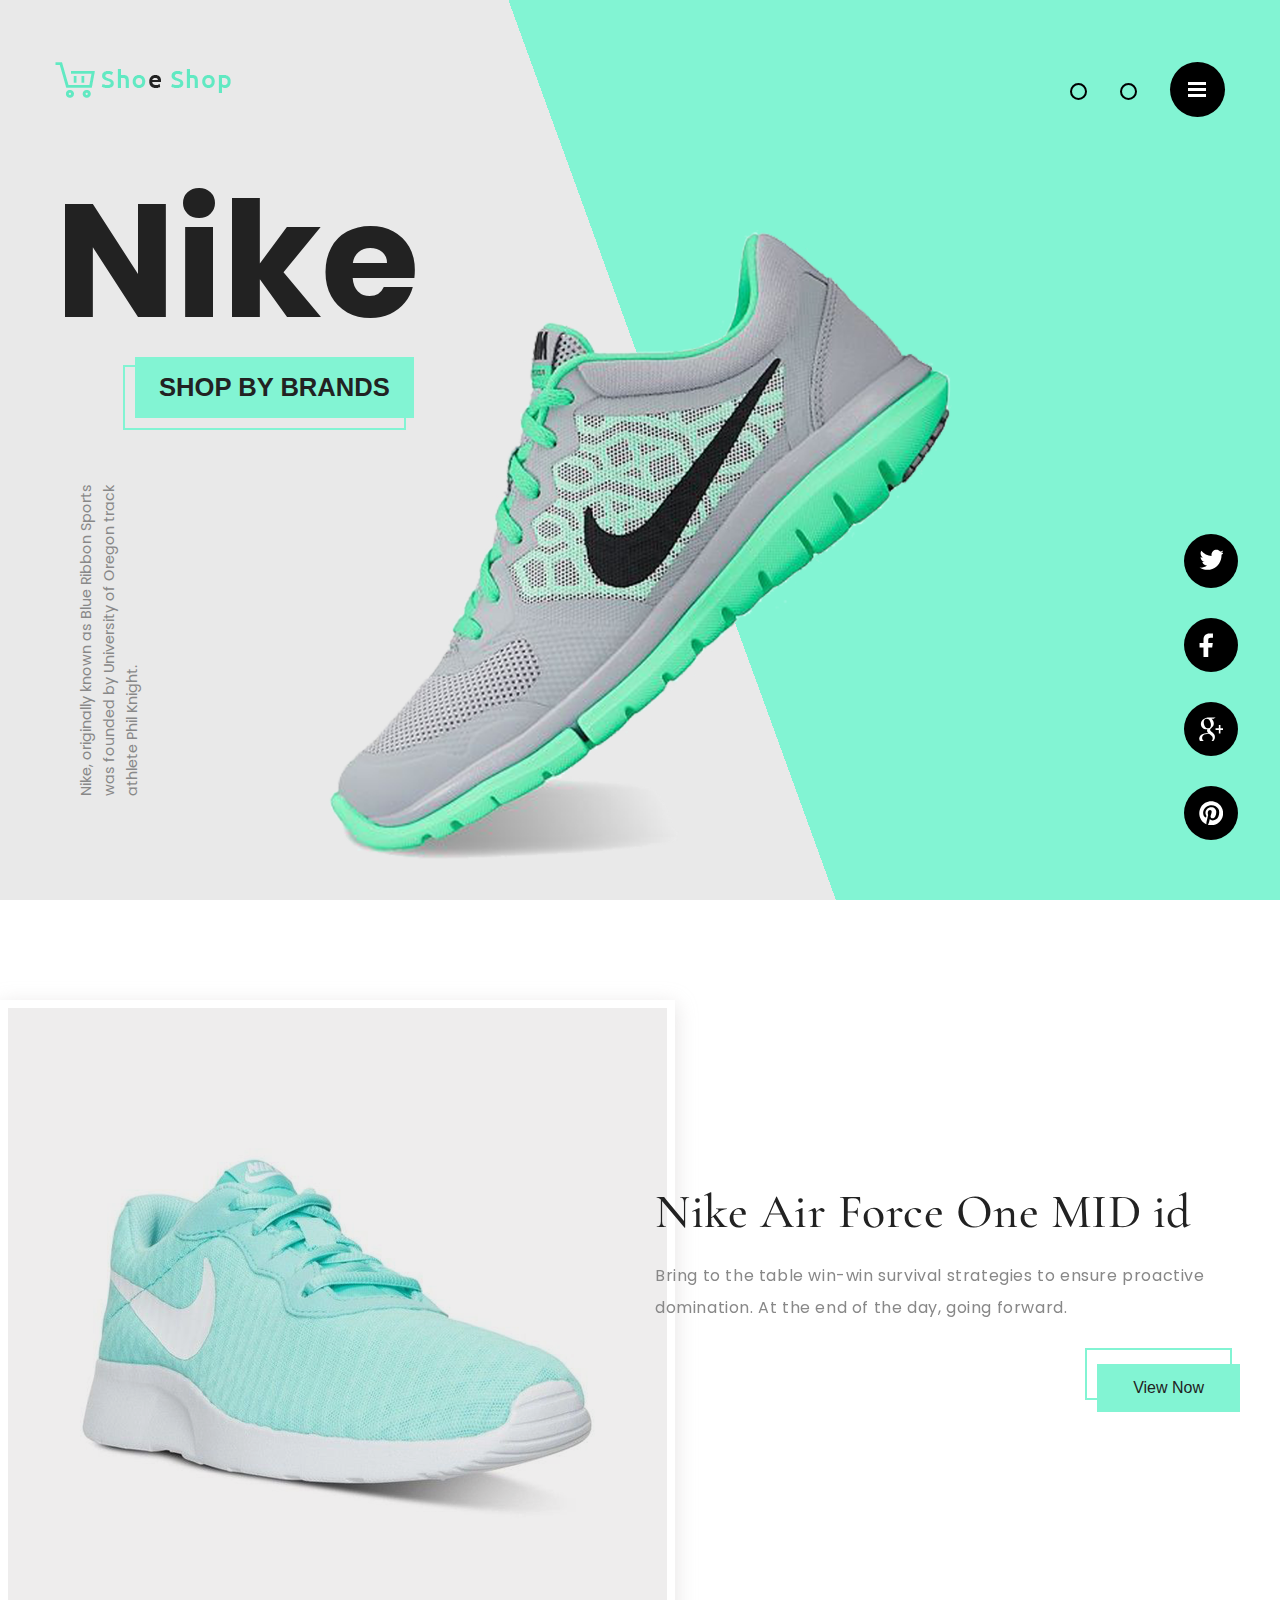
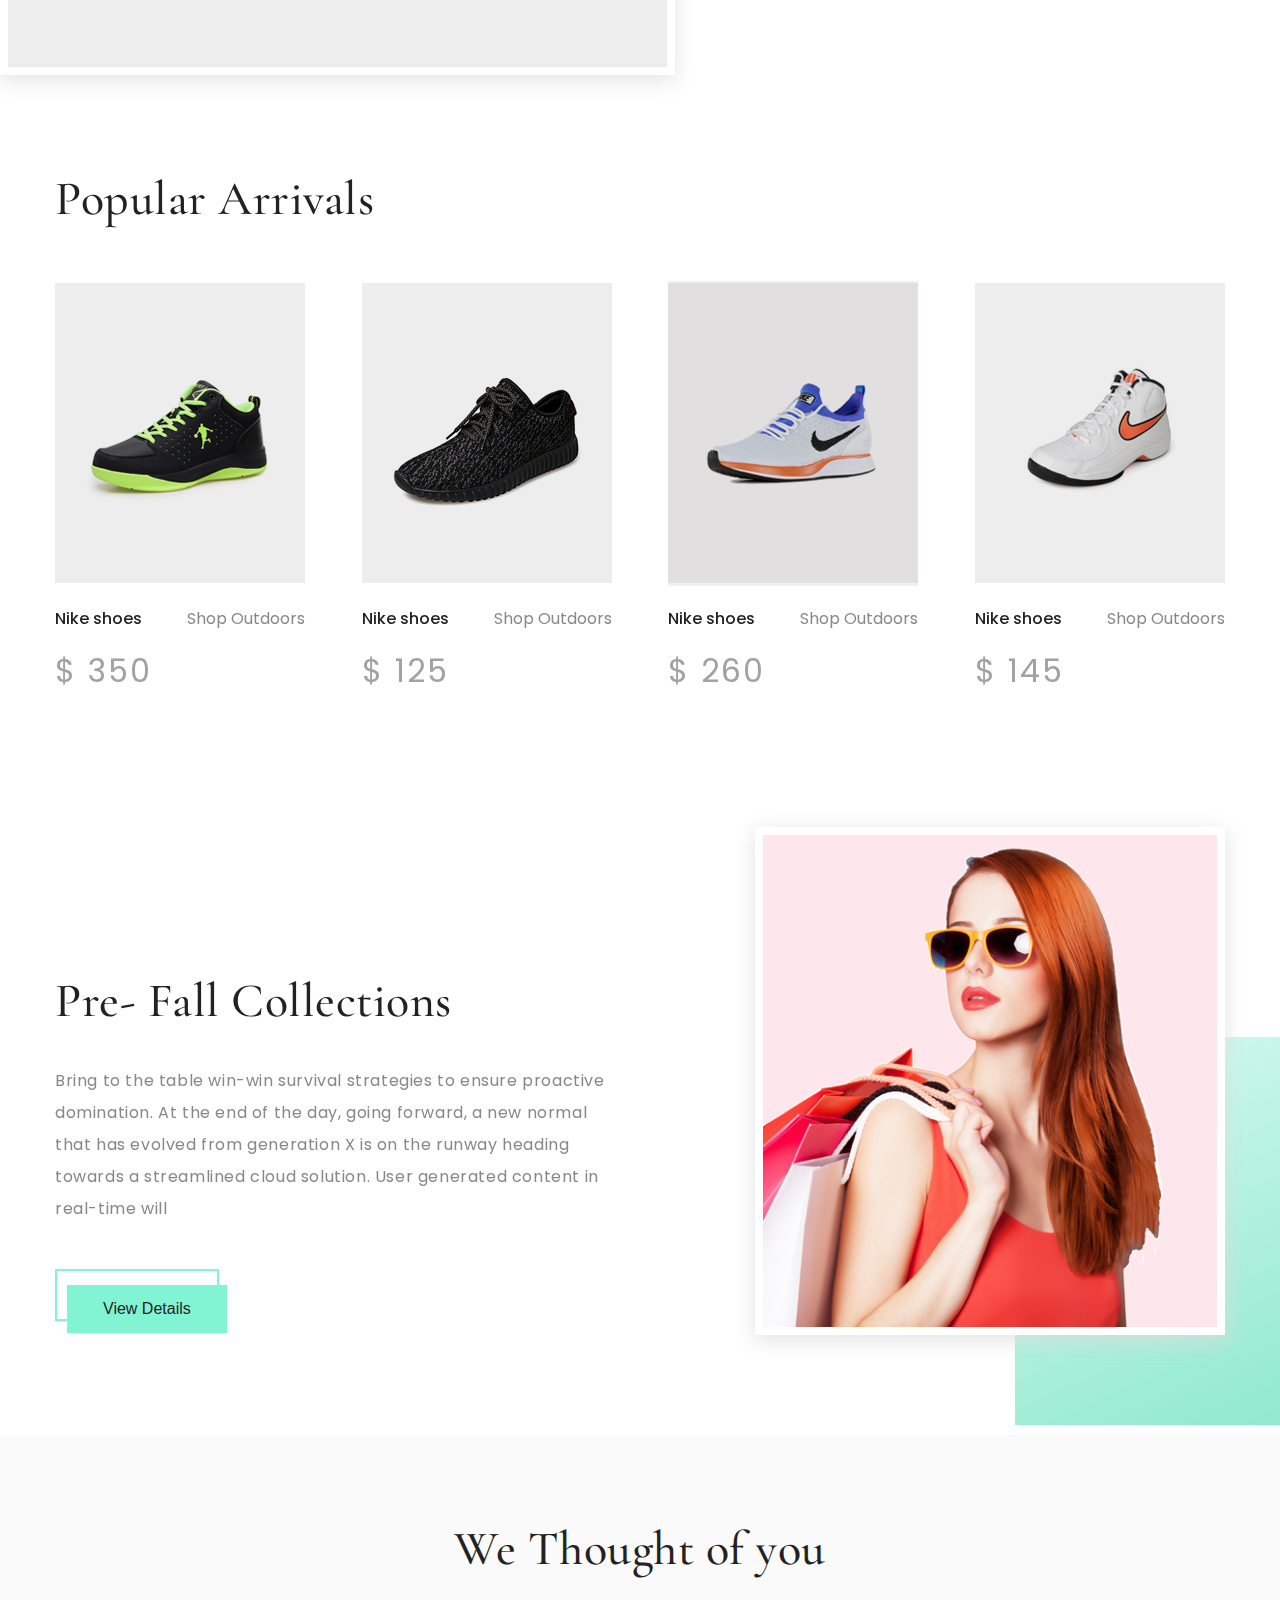
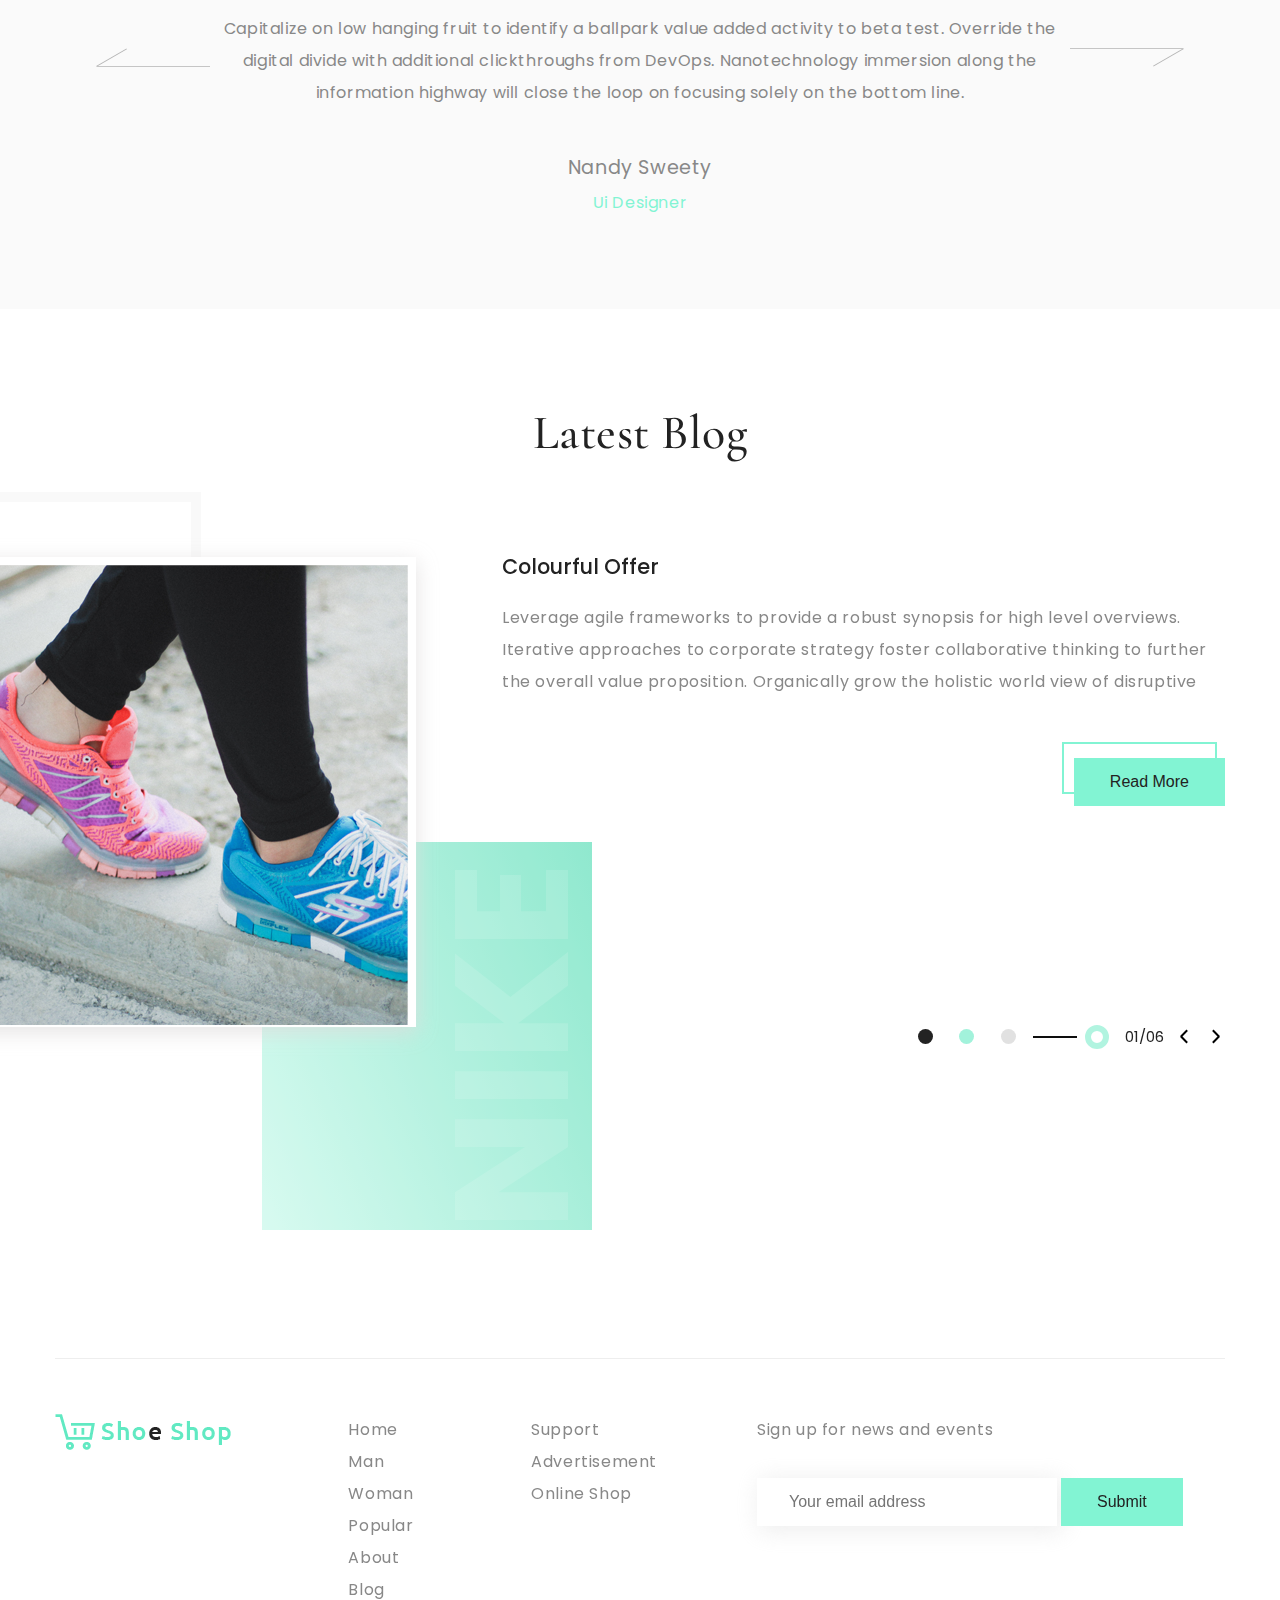
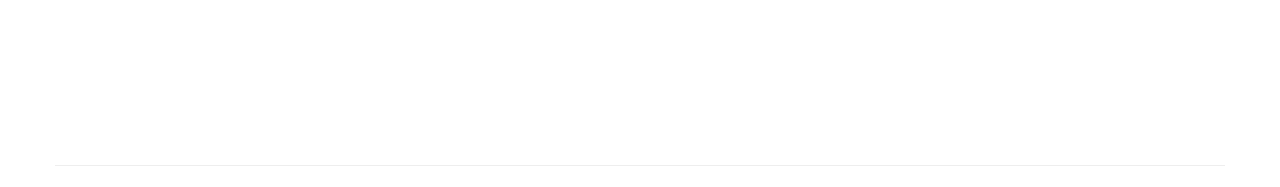
<file: index.html>
<!DOCTYPE html>
<html lang="en">
<head>
	<meta charset="UTF-8">
	<meta name="viewport" content="width=device-width, initial-scale=1">
	<title>Shoe Shop</title>
	<link rel="stylesheet" href="css/reset.css">
	<link rel="stylesheet" href="css/style.css">
	<link rel="icon" href="img/favicon.png">
	<link href="https://fonts.googleapis.com/css?family=Cormorant+Garamond|Poppins:300,400,700&display=swap" rel="stylesheet">
</head>
<body>

	<div class="social">
		<a href="#" class="social__wrapper">
			<svg class="social__icon">
				<use xlink:href="#i-twitter"></use>
			</svg>	
		</a>

		<a href="#" class="social__wrapper">
			<svg class="social__icon">
				<use xlink:href="#i-facebook"></use>
			</svg>	
		</a>

		<a href="#" class="social__wrapper">
			<svg class="social__icon">
				<use xlink:href="#i-google"></use>
			</svg>	
		</a>

		<a href="#" class="social__wrapper">
			<svg class="social__icon">
				<use xlink:href="#i-pinterest"></use>
			</svg>	
		</a>
	</div>

	<!------     main    ------>

	<section class="main container">
		<header class="main__header content">
			<a href="#">
				<img src="img/logo.png" alt="Shoe Shop" class="main__logo">
			</a>
			<button class="menu-button">
				<span class="menu-button__line"></span>
				<span class="menu-button__line"></span>
				<span class="menu-button__line"></span>
			</button>
		</header>

		<main class="content main__wrapper">
			<h1 class="main__title">Nike</h1>
			<button class="main__button">SHOP BY BRANDS</button>	
			<img class="main__img" src="img/shoe-01.png" alt="Nike Shoe">
			<p class="main__text">Nike, originally known as Blue Ribbon Sports was founded by University of Oregon track athlete Phil Knight.</p>
		</main>
	</section>

	<!------     product    ------>

	<section class="product content">
		<div class="product__image">
			<img src="img/shoe-02.png" alt="" class="product__img">
		</div>
		<div class="product__description">
			<h2 class="product__title">Nike Air Force One MID id</h2>
			<p class="product__text">Bring to the table win-win survival strategies to ensure proactive domination. At the end of the day, going forward.</p>
			<div class="product__button-wrapper"> 
				<button class="product__button">View Now</button>
			</div>
		</div>
	</section>

	<!------     popular    ------>


	<section class="content popular">
		<h2 class="popular__title">Popular Arrivals</h2>
		<div class="popular__items">
			<a class="popular__item">
				<div class="popular__image">
					<div class="popular__image-overlay">
						<p class="popular__image-btn">View Details</p>
					</div>


					<img src="img/shoe-03.png" alt="nike shoe" class="popular__image-img">
				</div>
				<div class="popular__item-title"> 
					<h3 class="popular__item-name">Nike shoes</h3>
					<span class="popular__item-type">Shop Outdoors</span>
				</div>
				<p class="popular__item-prise">$ 350</p>
			</a>

			<a class="popular__item">
				<div class="popular__image">
					<div class="popular__image-overlay">
						<p class="popular__image-btn">View Details</p>
					</div>
					<img src="img/shoe-04.png" alt="nike shoe" class="popular__image-img">
				</div>
				<div class="popular__item-title"> 
					<h3 class="popular__item-name">Nike shoes</h3>
					<span class="popular__item-type">Shop Outdoors</span>
				</div>
				<p class="popular__item-prise">$ 125</p>
			</a>

			<a class="popular__item">
				<div class="popular__image">
					<div class="popular__image-overlay">
						<p class="popular__image-btn">View Details</p>
					</div>
					<img src="img/shoe-05.png" alt="nike shoe" class="popular__image-img">
				</div>
				<div class="popular__item-title"> 
					<h3 class="popular__item-name">Nike shoes</h3>
					<span class="popular__item-type">Shop Outdoors</span>
				</div>
				<p class="popular__item-prise">$ 260</p>
			</a>

			<a class="popular__item">
				<div class="popular__image">
					<div class="popular__image-overlay">
						<p class="popular__image-btn">View Details</p>
					</div>
					<img src="img/shoe-06.png" alt="nike shoe" class="popular__image-img">
				</div>
				<div class="popular__item-title"> 
					<h3 class="popular__item-name">Nike shoes</h3>
					<span class="popular__item-type">Shop Outdoors</span>
				</div>
				<p class="popular__item-prise">$ 145</p>
			</a>
		</div>
	</section>

	<!------     info-block    ------>
	<section class="info-block content">
		<div class="info-block__description">
			<h2 class="info-block__title">Pre- Fall Collections</h2>
			<p class="info-block__text">Bring to the table win-win survival strategies to ensure proactive domination. At the end of the day, going forward, a new normal that has evolved from generation X is on the runway heading towards a streamlined cloud solution. User generated content in real-time will </p>
			<div class="info-block__button-wrapper"> 
				<button class="info-block__button">View Details</button>
			</div>
		</div>

		<div class="info-block__image">
			<img src="img/girl.png" alt="" class="info-block__image-img">
		</div>

	</section>

	<!------     review    ------>

	<section class="review">
		<div class="content">
			<h2 class="review__title">We Thought of you</h2>
			<p class="review__text">Capitalize on low hanging fruit to identify a ballpark value added activity to beta test. Override the digital divide with additional clickthroughs from DevOps. Nanotechnology immersion along the information highway will close the loop on focusing solely on the bottom line.</p>
			<div class="review__person">
				<p class="review__person-name">Nandy Sweety</p>
				<p class="review__person-title">Ui Designer</p>
			</div>
		</div>

		<div class="review__arrow-wrapper">
			<a href="#" class="review__arrow">
				<svg class="review__arrow-prev">
					<use xlink:href="#arrow"></use>
				</svg>
			</a>
			<a href="#" class="review__arrow">
				<svg class="review__arrow-next">
					<use xlink:href="#arrow"></use>
				</svg>
			</a>
		</div>

	</section>

	<section class="blog content">
		<h2 class="blog__title">Latest Blog</h2>
		<div class="blog__wrapper">
			<div class="blog__image">
				<img src="img/legs.png" alt="shoes">
			</div>
			<div class="blog__description">
				<h3 class="blog__sub-title">Colourful Offer</h3>
				<p class="blog__text">Leverage agile frameworks to provide a robust synopsis for high level overviews. Iterative approaches to corporate strategy foster collaborative thinking to further the overall value proposition. Organically grow the holistic world view of disruptive</p>
				<div class="blog__button-wrapper"> 
					<button class="blog__button">Read More</button>
				</div>

				<div class="blog__choice">
					<div class="blog__choice-radio">
						<div class="blog__choice-radio-btn-1"></div>
						<div class="blog__choice-radio-btn-2"></div>
						<div class="blog__choice-radio-btn-3"></div>
						<div class="blog__choice-line"></div>
						<div class="blog__choice-radio-big"></div>
					</div>
					<div class="blog__choice-box">
						<div class="blog__choice-number"><span>01</span> / <span>06</span></div>
						<button class="blog__choice-btn-left" title="Prev">
							<div class="blog__choice-btn-left-up"></div>
							<div class="blog__choice-btn-left-down"></div>
						</button>
						<button class="blog__choice-btn-right" title="Prev">
							<div class="blog__choice-btn-right-up"></div>
							<div class="blog__choice-btn-right-down"></div>
						</button>
					</div>
				</div>
			</div>
		</div>
	</section>

	<footer class="footer content">
		<div class="footer__navigation">
			<a href="#">
				<img src="img/logo.png" alt="Shoe Shop" class="main__logo">
			</a>
			<ul class="footer__navigation-list">
				<li class="footer__navigation-item">Home</li>
				<li class="footer__navigation-item">Man </li>
				<li class="footer__navigation-item">Woman</li>
				<li class="footer__navigation-item">Popular</li>
				<li class="footer__navigation-item">About</li>
				<li class="footer__navigation-item">Blog</li>
			</ul>
			<ul class="footer__navigation-list">
				<li class="footer__navigation-item">Support</li>
				<li class="footer__navigation-item">Advertisement</li>
				<li class="footer__navigation-item">Online Shop</li>
			</ul>
		</div>

		<div class="footer__subscribe">
			<p class="footer__subscribe-text">Sign up for news and events</p>
			<form class="footer__subscribe-form" action="#" method="POST">
				<input type="email" name="email" placeholder="Your email address" class="footer__subscribe-input">
				<button type="submit" class="footer__subscribe-btn">Submit</button>
			</form>
			<div class="footer__subscribe-social">
						<a href="https://twitter.com/" class="footer__subscribe-social-icon" target="_blank">
							<svg class="footer__subscribe-social-icon">
								<use xlink:href="#i-twitter"></use>
							</svg>
						</a>
						<a href="https://www.facebook.com/" class="footer__subscribe-social-icon" target="_blank">
							<svg class="">
								<use xlink:href="#i-facebook"></use>
							</svg>
						</a>
						<a href="https://plus.google.com/" class="footer__subscribe-social-icon" target="_blank">
							<svg class="">
								<use xlink:href="#i-google"></use>
							</svg>
						</a>
						<a href="https://www.pinterest.com/" class="footer__subscribe-social-icon" target="_blank">
							<svg class="">
								<use xlink:href="#i-pinterest"></use>
							</svg>
						</a>
					</div>

		</div>


	</footer>













	<!------     svg    ------>

	<svg class="visually-hidden">

		<symbol id="arrow" xmlns="http://www.w3.org/2000/svg" xmlns:xlink="http://www.w3.org/1999/xlink" width="114px" height="19px">
			<path fill-rule="evenodd"  opacity="0.722" fill="rgb(153, 153, 153)" d="M30.486,0.512 L30.871,1.180 L0.591,18.663 L0.205,17.994 L30.486,0.512 Z"/>
			<path fill-rule="evenodd"  opacity="0.722" fill="rgb(153, 153, 153)" d="M113.999,17.945 L113.999,18.716 L1.128,18.716 L1.128,17.945 L113.999,17.945 Z"/>
		</symbol>	






		<symbol id="i-facebook" xmlns="http://www.w3.org/2000/svg" xmlns:xlink="http://www.w3.org/1999/xlink" width="14px" height="27px">
			<path fill-rule="evenodd"  fill="rgb(255, 255, 255)" d="M10.410,0.430 C8.621,0.430 7.188,0.965 6.113,2.032 C5.037,3.101 4.499,4.604 4.499,6.542 L4.499,9.950 L0.543,9.950 L0.543,14.577 L4.499,14.577 L4.499,26.440 L9.247,26.440 L9.247,14.577 L13.188,14.577 L13.793,9.950 L9.247,9.950 L9.247,6.995 C9.247,6.245 9.402,5.683 9.712,5.307 C10.022,4.933 10.622,4.744 11.512,4.744 L13.948,4.744 L13.948,0.618 C13.110,0.493 11.931,0.430 10.410,0.430 L10.410,0.430 Z"/>
		</symbol>

		<symbol id="i-twitter" xmlns="http://www.w3.org/2000/svg" xmlns:xlink="http://www.w3.org/1999/xlink" width="26px" height="21px">
			<path fill-rule="evenodd"  fill="rgb(255, 255, 255" d="M22.136,4.006 C23.222,3.350 23.956,2.422 24.339,1.223 C23.346,1.818 22.285,2.224 21.158,2.442 C20.165,1.379 18.945,0.848 17.497,0.848 C16.111,0.848 14.929,1.341 13.952,2.326 C12.974,3.310 12.486,4.501 12.486,5.897 C12.486,6.272 12.527,6.658 12.610,7.053 C10.562,6.950 8.640,6.431 6.846,5.498 C5.051,4.567 3.528,3.323 2.277,1.771 C1.822,2.553 1.594,3.402 1.594,4.319 C1.594,5.183 1.796,5.986 2.199,6.726 C2.603,7.466 3.146,8.064 3.828,8.523 C3.022,8.492 2.267,8.278 1.563,7.883 L1.563,7.945 C1.563,9.164 1.943,10.235 2.704,11.157 C3.464,12.079 4.423,12.660 5.582,12.900 C5.147,13.014 4.707,13.072 4.263,13.072 C3.973,13.072 3.658,13.046 3.316,12.993 C3.637,14.005 4.227,14.835 5.085,15.486 C5.944,16.138 6.916,16.474 8.002,16.495 C6.181,17.933 4.108,18.652 1.781,18.652 C1.336,18.652 0.932,18.631 0.570,18.589 C2.898,20.101 5.463,20.856 8.266,20.856 C10.044,20.856 11.715,20.573 13.277,20.004 C14.838,19.436 16.173,18.676 17.280,17.722 C18.386,16.769 19.340,15.672 20.142,14.432 C20.943,13.192 21.541,11.897 21.934,10.548 C22.327,9.198 22.524,7.846 22.524,6.491 C22.524,6.199 22.518,5.980 22.508,5.834 C23.490,5.116 24.328,4.246 25.021,3.224 C24.059,3.641 23.097,3.901 22.136,4.006 L22.136,4.006 Z"/>
		</symbol>

		<symbol id="i-google"
		xmlns="http://www.w3.org/2000/svg"
		xmlns:xlink="http://www.w3.org/1999/xlink"
		width="25px" height="27px">
		<path fill-rule="evenodd"  fill="rgb(255, 255, 255)" d="M11.515,11.841 C11.768,11.507 12.076,11.188 12.438,10.880 C12.800,10.572 13.159,10.234 13.516,9.864 C13.873,9.494 14.178,9.009 14.431,8.410 C14.685,7.811 14.812,7.137 14.812,6.385 C14.812,5.448 14.615,4.615 14.222,3.885 C13.829,3.156 13.250,2.463 12.485,1.806 L14.517,1.806 L16.658,0.430 L10.173,0.430 C9.014,0.430 7.890,0.597 6.798,0.930 C5.707,1.264 4.763,1.775 3.967,2.463 C3.315,3.026 2.803,3.708 2.431,4.511 C2.059,5.312 1.872,6.142 1.872,6.995 C1.872,8.538 2.397,9.812 3.447,10.817 C4.497,11.823 5.787,12.326 7.318,12.326 C7.545,12.326 7.897,12.305 8.373,12.263 C8.156,12.773 8.047,13.216 8.047,13.592 C8.047,14.019 8.127,14.400 8.288,14.733 C8.448,15.066 8.694,15.452 9.025,15.889 C6.201,16.077 4.112,16.598 2.757,17.452 C1.991,17.932 1.378,18.531 0.918,19.250 C0.458,19.969 0.228,20.750 0.228,21.594 C0.228,22.335 0.419,23.017 0.802,23.642 C1.392,24.643 2.278,25.360 3.463,25.792 C4.647,26.224 5.922,26.440 7.287,26.440 C8.932,26.440 10.473,26.141 11.910,25.541 C13.348,24.942 14.439,24.007 15.184,22.736 C15.680,21.870 15.929,20.970 15.929,20.031 C15.929,19.219 15.763,18.479 15.432,17.812 C15.101,17.146 14.703,16.603 14.238,16.186 C13.772,15.770 13.304,15.387 12.834,15.037 C12.363,14.689 11.962,14.334 11.631,13.974 C11.300,13.615 11.135,13.248 11.135,12.873 C11.135,12.519 11.261,12.175 11.515,11.841 ZM7.372,10.966 C6.912,10.695 6.524,10.346 6.209,9.919 C5.893,9.491 5.624,9.009 5.402,8.473 C5.180,7.936 5.017,7.399 4.913,6.863 C4.810,6.326 4.758,5.818 4.758,5.339 C4.758,4.287 5.001,3.453 5.487,2.837 C5.746,2.494 6.085,2.220 6.504,2.017 C6.923,1.814 7.349,1.712 7.784,1.712 C8.445,1.712 9.050,1.926 9.599,2.353 C10.147,2.780 10.584,3.319 10.910,3.971 C11.235,4.622 11.486,5.298 11.662,5.996 C11.838,6.694 11.926,7.345 11.926,7.949 C11.926,9.012 11.652,9.841 11.104,10.434 C10.835,10.716 10.493,10.942 10.080,11.114 C9.666,11.286 9.263,11.373 8.870,11.373 C8.332,11.373 7.832,11.237 7.372,10.966 ZM6.923,24.792 C6.276,24.640 5.660,24.411 5.076,24.104 C4.492,23.796 4.019,23.363 3.657,22.806 C3.295,22.249 3.114,21.605 3.114,20.875 C3.114,20.261 3.253,19.711 3.532,19.227 C3.812,18.742 4.166,18.354 4.595,18.062 C5.024,17.771 5.526,17.531 6.100,17.343 C6.674,17.156 7.230,17.026 7.768,16.952 C8.306,16.880 8.849,16.843 9.397,16.843 C9.728,16.843 9.976,16.853 10.142,16.875 C10.173,16.895 10.361,17.030 10.708,17.280 C11.054,17.531 11.269,17.687 11.352,17.749 C11.435,17.812 11.623,17.963 11.918,18.202 C12.213,18.443 12.412,18.622 12.516,18.742 C12.619,18.862 12.771,19.044 12.973,19.289 C13.175,19.534 13.314,19.750 13.392,19.938 C13.470,20.125 13.545,20.344 13.617,20.594 C13.689,20.844 13.726,21.100 13.726,21.361 C13.726,22.007 13.583,22.574 13.299,23.064 C13.014,23.554 12.637,23.934 12.166,24.205 C11.696,24.476 11.184,24.678 10.630,24.815 C10.077,24.950 9.500,25.018 8.901,25.018 C8.228,25.018 7.569,24.942 6.923,24.792 ZM21.467,7.933 L19.838,7.933 L19.838,11.326 L16.549,11.326 L16.549,13.013 L19.838,13.013 L19.838,16.437 L21.467,16.437 L21.467,13.013 L24.772,13.013 L24.772,11.326 L21.467,11.326 L21.467,7.933 Z"/>
	</symbol>

	<symbol id="i-pinterest"
	xmlns="http://www.w3.org/2000/svg"
	xmlns:xlink="http://www.w3.org/1999/xlink"
	width="25px" height="25px">
	<path fill-rule="evenodd"  fill="rgb(255, 255, 255)" d="M18.172,1.874 C16.346,0.801 14.353,0.264 12.191,0.264 C10.029,0.264 8.035,0.801 6.210,1.874 C4.384,2.949 2.939,4.405 1.874,6.243 C0.808,8.083 0.276,10.091 0.276,12.268 C0.276,14.698 0.933,16.901 2.246,18.880 C3.560,20.861 5.282,22.325 7.412,23.273 C7.371,22.158 7.438,21.235 7.614,20.505 L9.150,13.972 C8.891,13.462 8.762,12.826 8.762,12.065 C8.762,11.180 8.985,10.440 9.429,9.846 C9.874,9.252 10.417,8.955 11.058,8.955 C11.576,8.955 11.974,9.127 12.253,9.471 C12.532,9.815 12.672,10.247 12.672,10.768 C12.672,11.092 12.612,11.484 12.493,11.948 C12.374,12.412 12.219,12.949 12.028,13.558 C11.837,14.168 11.700,14.655 11.617,15.019 C11.472,15.655 11.591,16.200 11.974,16.653 C12.356,17.107 12.863,17.333 13.494,17.333 C14.601,17.333 15.508,16.713 16.217,15.473 C16.925,14.233 17.280,12.727 17.280,10.956 C17.280,9.591 16.843,8.481 15.969,7.627 C15.095,6.772 13.877,6.345 12.315,6.345 C10.567,6.345 9.153,6.910 8.072,8.040 C6.991,9.172 6.450,10.523 6.450,12.097 C6.450,13.035 6.714,13.821 7.242,14.457 C7.418,14.665 7.474,14.889 7.412,15.129 C7.392,15.192 7.350,15.348 7.288,15.598 C7.226,15.848 7.185,16.010 7.164,16.083 C7.081,16.416 6.885,16.520 6.575,16.395 C5.778,16.062 5.173,15.484 4.759,14.660 C4.346,13.837 4.139,12.884 4.139,11.800 C4.139,11.102 4.250,10.404 4.472,9.705 C4.695,9.008 5.041,8.332 5.512,7.681 C5.982,7.029 6.546,6.454 7.203,5.954 C7.860,5.453 8.659,5.053 9.600,4.751 C10.541,4.448 11.555,4.297 12.641,4.297 C14.109,4.297 15.428,4.625 16.597,5.281 C17.766,5.939 18.658,6.788 19.273,7.830 C19.889,8.872 20.196,9.987 20.196,11.174 C20.196,12.738 19.927,14.144 19.390,15.396 C18.852,16.645 18.092,17.628 17.109,18.341 C16.126,19.055 15.009,19.412 13.758,19.412 C13.127,19.412 12.537,19.264 11.989,18.966 C11.441,18.670 11.063,18.318 10.857,17.912 C10.391,19.756 10.112,20.855 10.019,21.209 C9.822,21.949 9.419,22.804 8.809,23.773 C9.915,24.107 11.043,24.273 12.191,24.273 C14.353,24.273 16.346,23.736 18.172,22.663 C19.997,21.590 21.443,20.134 22.508,18.294 C23.573,16.455 24.106,14.446 24.106,12.268 C24.106,10.091 23.573,8.083 22.508,6.243 C21.443,4.405 19.997,2.949 18.172,1.874 Z"/>
</symbol>
</svg>




</body>
</html>
</file>
<file: css/style.css>
body {
  font-family: 'Cormorant Garamond', serif;
  font-family: 'Poppins', sans-serif;
  font-size: 15px; }

h2 {
  font-family: 'Cormorant Garamond';
  font-size: 3rem;
  font-weight: 500;
  letter-spacing: .5px;
  font-weight: 500; }

.container {
  max-width: 1600px;
  width: 100%; }

.content {
  max-width: 1170px;
  margin: 0 auto; }

.menu-button {
  width: 55px;
  height: 55px;
  background-color: #000;
  -webkit-border-radius: 100%;
  border-radius: 100%;
  position: relative;
  display: -webkit-box;
  display: -ms-flexbox;
  display: flex;
  -webkit-box-orient: vertical;
  -webkit-box-direction: normal;
  -ms-flex-direction: column;
  flex-direction: column;
  -webkit-box-pack: justify;
  -ms-flex-pack: justify;
  justify-content: space-between;
  padding: 20px 18px; }
  .menu-button__line {
    width: 18px;
    height: 3px;
    background-color: #FFF; }
  .menu-button:before {
    content: " ";
    width: 13px;
    height: 13px;
    border: 2px solid #000;
    -webkit-border-radius: 100%;
    border-radius: 100%;
    position: absolute;
    left: -50px;
    bottom: 17px; }
  .menu-button:after {
    content: " ";
    width: 13px;
    height: 13px;
    border: 2px solid #000;
    -webkit-border-radius: 100%;
    border-radius: 100%;
    position: absolute;
    left: -100px;
    bottom: 17px; }

.main {
  height: 100vh;
  width: 100%;
  background: #e9e9e9;
  background: -webkit-linear-gradient(20deg, #e9e9e9 52%, #82f4d3 52%);
  background: -o-linear-gradient(20deg, #e9e9e9 52%, #82f4d3 52%);
  background: linear-gradient(70deg, #e9e9e9 52%, #82f4d3 52%);
  position: relative; }
  .main__header {
    padding-top: 62px;
    display: -webkit-box;
    display: -ms-flexbox;
    display: flex;
    -webkit-justify-content: space-between;
    -webkit-box-pack: justify;
    -ms-flex-pack: justify;
    justify-content: space-between; }
  .main__wrapper {
    margin-top: 5%;
    height: 55%; }
  .main__title {
    font-size: 10rem; }
  .main__button {
    font-size: 1.6rem;
    background-color: #82f4d3;
    text-transform: uppercase;
    padding: 16px 24px;
    margin-left: 80px;
    margin-top: 16px;
    font-weight: 700;
    position: relative; }
    .main__button:after {
      content: "";
      width: 100%;
      height: 100%;
      border: 2px solid #82f4d3;
      position: absolute;
      left: -12px;
      bottom: -12px; }
  .main__img {
    text-align: center;
    position: absolute;
    max-height: 70vh;
    -webkit-transform: translate(-50%);
    -ms-transform: translate(-50%);
    transform: translate(-50%);
    left: 50%;
    bottom: 40px; }
  .main__text {
    line-height: 1.6;
    font-size: 0.9rem;
    color: #888888;
    -webkit-transform: rotate(-90deg);
    -ms-transform: rotate(-90deg);
    transform: rotate(-90deg);
    display: block;
    width: 340px;
    position: absolute;
    bottom: 240px;
    left: -60px; }

.social {
  position: fixed;
  right: 42px;
  bottom: 30px;
  z-index: 100; }
  .social__wrapper {
    display: -webkit-box;
    display: -ms-flexbox;
    display: flex;
    -webkit-box-align: center;
    -ms-flex-align: center;
    align-items: center;
    -webkit-box-pack: center;
    -ms-flex-pack: center;
    justify-content: center;
    background-color: #000;
    border-radius: 100%;
    width: 54px;
    height: 54px;
    margin-bottom: 30px; }
  .social__icon {
    color: #FFF;
    width: 24px;
    height: 24px;
    text-align: center; }

.product {
  display: -webkit-box;
  display: -ms-flexbox;
  display: flex;
  margin-top: 100px;
  max-width: 1400px; }
  .product__image {
    background-color: #eeeded;
    border: 8px solid #fff;
    -webkit-box-shadow: 0px 5px 19px 1px rgba(223, 220, 220, 0.75);
    box-shadow: 0px 5px 19px 1px rgba(223, 220, 220, 0.75); }
  .product__img {
    mix-blend-mode: multiply;
    padding: 72px; }
  .product__description {
    margin-left: -20px; }
  .product__title {
    margin-top: 30%;
    font-family: 'Cormorant Garamond';
    font-size: 3rem;
    font-weight: 500;
    letter-spacing: .5px;
    font-weight: 500; }
  .product__text {
    font-size: 1rem;
    line-height: 2;
    color: #888888;
    letter-spacing: .6px;
    margin-top: 24px; }
  .product__button {
    height: 48px;
    font-size: 1rem;
    line-height: 2;
    padding-left: 36px;
    padding-right: 36px;
    background-color: #82f4d3;
    position: relative;
    margin-top: 40px; }
    .product__button:after {
      content: "";
      width: 100%;
      height: 100%;
      border: 2px solid #82f4d3;
      position: absolute;
      left: -12px;
      bottom: 12px; }
    .product__button-wrapper {
      text-align: right;
      margin-right: 40px; }

.popular {
  margin-top: 100px; }
  .popular__title {
    margin-bottom: 60px; }
  .popular__items {
    display: -webkit-box;
    display: -ms-flexbox;
    display: flex;
    -webkit-justify-content: space-between;
    -webkit-box-pack: justify;
    -ms-flex-pack: justify;
    justify-content: space-between; }
  .popular__item {
    width: 250px; }
    .popular__item:hover .popular__image-overlay {
      opacity: 0.86;
      cursor: pointer; }
  .popular__image {
    height: 300px;
    background-color: #eeeded;
    display: -webkit-box;
    display: -ms-flexbox;
    display: flex;
    margin-bottom: 20px;
    position: relative;
    -webkit-box-align: center;
    -ms-flex-align: center;
    align-items: center;
    -webkit-box-pack: center;
    -ms-flex-pack: center;
    justify-content: center; }
    .popular__image-overlay {
      background-color: #82f4d3;
      opacity: 0;
      position: absolute;
      width: 90%;
      height: 92%;
      z-index: 40;
      display: -webkit-box;
      display: -ms-flexbox;
      display: flex;
      -webkit-box-pack: center;
      -ms-flex-pack: center;
      justify-content: center;
      -webkit-box-align: center;
      -ms-flex-align: center;
      align-items: center; }
    .popular__image-btn {
      position: absolute;
      color: #FFF;
      padding: 18px 32px;
      border: 1px solid #FFF;
      z-index: 50; }
    .popular__image-img {
      mix-blend-mode: multiply;
      position: absolute;
      margin: auto; }
  .popular__item-title {
    display: -webkit-box;
    display: -ms-flexbox;
    display: flex;
    -webkit-align-items: baseline;
    -webkit-box-align: baseline;
    -ms-flex-align: baseline;
    align-items: baseline;
    -webkit-box-pack: justify;
    -ms-flex-pack: justify;
    justify-content: space-between; }
  .popular__item-name {
    font-size: 1rem;
    font-weight: 500; }
  .popular__item-type {
    font-size: 1rem;
    line-height: 2;
    color: #888888;
    letter-spacing: .6px;
    text-align: right;
    letter-spacing: 0; }
  .popular__item-prise {
    font-size: 2rem;
    color: #a2a2a2;
    padding: 20px 0;
    letter-spacing: 2px; }

.info-block {
  margin-top: 120px;
  display: -webkit-box;
  display: -ms-flexbox;
  display: flex;
  -webkit-justify-content: space-between;
  -webkit-box-pack: justify;
  -ms-flex-pack: justify;
  justify-content: space-between; }
  .info-block__description {
    width: 562px; }
  .info-block__title {
    padding-top: 150px; }
  .info-block__text {
    margin-top: 40px;
    font-size: 1rem;
    line-height: 2;
    color: #888888;
    letter-spacing: .6px; }
  .info-block__button {
    height: 48px;
    font-size: 1rem;
    line-height: 2;
    padding-left: 36px;
    padding-right: 36px;
    background-color: #82f4d3;
    position: relative;
    margin-top: 60px; }
    .info-block__button:after {
      content: "";
      width: 100%;
      height: 100%;
      border: 2px solid #82f4d3;
      position: absolute;
      left: -12px;
      bottom: 12px; }
    .info-block__button-wrapper {
      text-align: left;
      margin-left: 12px; }
  .info-block__image {
    background-color: #eeeded;
    border: 8px solid #fff;
    -webkit-box-shadow: 0px 5px 19px 1px rgba(223, 220, 220, 0.75);
    box-shadow: 0px 5px 19px 1px rgba(223, 220, 220, 0.75);
    width: 470px;
    position: relative; }
    .info-block__image:after {
      content: "";
      position: absolute;
      width: 293px;
      height: 388px;
      opacity: 0.72;
      background-image: -webkit-linear-gradient(114deg, #65e0bc, #c9f9eb);
      background-image: -o-linear-gradient(114deg, #65e0bc, #c9f9eb);
      background-image: linear-gradient(336deg, #65e0bc, #c9f9eb);
      bottom: -20%;
      right: -20%;
      z-index: -1; }
    .info-block__image-img {
      width: 100%;
      z-index: 20; }

.review {
  background-color: #fafafa;
  margin-top: 100px;
  padding: 90px 0;
  text-align: center;
  position: relative; }
  .review__text {
    font-size: 1rem;
    line-height: 2;
    color: #888888;
    letter-spacing: .6px;
    padding: 40px 0;
    width: 860px;
    margin: auto; }
  .review__person {
    font-size: 1rem;
    line-height: 2;
    color: #888888;
    letter-spacing: .6px; }
    .review__person-name {
      font-size: 1.2rem; }
    .review__person-title {
      color: #82f4d3; }
  .review__arrow-wrapper {
    display: -webkit-box;
    display: -ms-flexbox;
    display: flex;
    -webkit-justify-content: space-between;
    -webkit-box-pack: justify;
    -ms-flex-pack: justify;
    justify-content: space-between;
    width: 85%;
    margin: auto;
    position: absolute;
    top: 45%;
    top: 45%;
    -webkit-transform: translateX(-50%);
    -ms-transform: translateX(-50%);
    transform: translateX(-50%);
    left: 50%; }
  .review__arrow {
    width: 114px;
    height: 19px;
    cursor: pointer; }
    .review__arrow-next {
      -webkit-transform: rotate(180deg);
      -ms-transform: rotate(180deg);
      transform: rotate(180deg);
      width: 100%;
      height: 100%; }
    .review__arrow-prev {
      width: 100%;
      height: 100%; }

.blog {
  margin-top: 100px; }
  .blog__title {
    text-align: center; }
  .blog__wrapper {
    display: -webkit-box;
    display: -ms-flexbox;
    display: flex;
    margin-top: 100px; }
  .blog__image {
    background-color: #eeeded;
    border: 8px solid #fff;
    -webkit-box-shadow: 0px 5px 19px 1px rgba(223, 220, 220, 0.75);
    box-shadow: 0px 5px 19px 1px rgba(223, 220, 220, 0.75);
    height: 470px;
    position: relative;
    margin-left: -80px; }
    .blog__image:after {
      content: "Nike";
      text-transform: uppercase;
      font-size: 10rem;
      font-weight: 700;
      color: rgba(255, 255, 255, 0.13);
      padding-top: 40%;
      position: absolute;
      -webkit-transform: rotate(-90deg);
      -ms-transform: rotate(-90deg);
      transform: rotate(-90deg);
      width: 388px;
      opacity: 0.72;
      background-image: -webkit-linear-gradient(114deg, #65e0bc, #c9f9eb);
      background-image: -o-linear-gradient(114deg, #65e0bc, #c9f9eb);
      background-image: linear-gradient(336deg, #65e0bc, #c9f9eb);
      bottom: -40%;
      right: -50%;
      z-index: -1; }
    .blog__image:before {
      content: "";
      position: absolute;
      width: 266px;
      height: 352px;
      opacity: 0.72;
      border: solid 10px #f7f7f7;
      top: -16%;
      left: -16%;
      z-index: -1; }
  .blog__description {
    margin-left: 86px; }
  .blog__sub-title {
    font-weight: 500;
    font-size: 1.3rem; }
  .blog__text {
    font-size: 1rem;
    line-height: 2;
    color: #888888;
    letter-spacing: .6px;
    margin-top: 24px; }
  .blog__button {
    height: 48px;
    font-size: 1rem;
    line-height: 2;
    padding-left: 36px;
    padding-right: 36px;
    background-color: #82f4d3;
    position: relative;
    margin-top: 60px; }
    .blog__button:after {
      content: "";
      width: 100%;
      height: 100%;
      border: 2px solid #82f4d3;
      position: absolute;
      left: -12px;
      bottom: 12px; }
    .blog__button-wrapper {
      text-align: right;
      margin-left: 12px; }
  .blog__choice {
    margin: 195px 0 185px;
    display: -webkit-box;
    display: -ms-flexbox;
    display: flex;
    box-orient: horizontal;
    box-direction: normal;
    -webkit-box-orient: horizontal;
    -webkit-box-direction: normal;
    -ms-flex-direction: row;
    flex-direction: row;
    flex-pack: end;
    -webkit-box-pack: end;
    -ms-flex-pack: end;
    justify-content: flex-end;
    box-align: center;
    flex-align: center;
    -webkit-box-align: center;
    -ms-flex-align: center;
    align-items: center;
    width: 100%;
    height: 72px; }
    .blog__choice-radio {
      display: -webkit-box;
      display: -ms-flexbox;
      display: flex;
      box-orient: horizontal;
      box-direction: normal;
      -webkit-box-orient: horizontal;
      -webkit-box-direction: normal;
      -ms-flex-direction: row;
      flex-direction: row;
      box-pack: center;
      flex-pack: center;
      -webkit-box-pack: center;
      -ms-flex-pack: center;
      justify-content: center;
      box-align: center;
      flex-align: center;
      -webkit-box-align: center;
      -ms-flex-align: center;
      align-items: center;
      -webkit-box-pack: justify;
      -ms-flex-pack: justify;
      justify-content: space-between;
      width: 200px; }
    .blog__choice-radio-btn-1, .blog__choice-radio-btn-2, .blog__choice-radio-btn-3 {
      width: 15px;
      height: 15px;
      border-radius: 50%;
      margin: 0 9px;
      background-color: #232323; }
    .blog__choice-radio-btn-2 {
      background-color: #a2f2db; }
    .blog__choice-radio-btn-3 {
      background-color: #e1e1e1; }
    .blog__choice-line {
      width: 44px;
      height: 2px;
      background-color: #0e0e0e; }
    .blog__choice-radio-big {
      width: 24px;
      height: 24px;
      border: solid 6px #97f0d6;
      border-radius: 100%;
      opacity: .75; }
    .blog__choice-box {
      display: -webkit-box;
      display: -ms-flexbox;
      display: flex;
      -webkit-justify-content: space-between;
      -webkit-box-pack: justify;
      -ms-flex-pack: justify;
      justify-content: space-between;
      width: 100px;
      margin-left: 16px; }
    .blog__choice-number {
      display: -webkit-inline-box;
      display: -ms-inline-flexbox;
      display: inline-flex; }
    .blog__choice-btn-left {
      position: relative;
      padding: 0 10px; }
      .blog__choice-btn-left-up {
        position: absolute;
        background-color: #000;
        width: 2px;
        height: 9px;
        -webkit-transform: rotate(45deg);
        -ms-transform: rotate(45deg);
        transform: rotate(45deg);
        top: 0;
        left: 40%; }
      .blog__choice-btn-left-down {
        position: absolute;
        background-color: #000;
        width: 2px;
        height: 9px;
        -webkit-transform: rotate(-45deg);
        -ms-transform: rotate(-45deg);
        transform: rotate(-45deg);
        bottom: 0;
        left: 40%; }
    .blog__choice-btn-right {
      position: relative;
      padding: 0 10px; }
      .blog__choice-btn-right-up {
        position: absolute;
        background-color: #000;
        width: 2px;
        height: 9px;
        -webkit-transform: rotate(-45deg);
        -ms-transform: rotate(-45deg);
        transform: rotate(-45deg);
        top: 0; }
      .blog__choice-btn-right-down {
        position: absolute;
        background-color: #000;
        width: 2px;
        height: 9px;
        -webkit-transform: rotate(45deg);
        -ms-transform: rotate(45deg);
        transform: rotate(45deg);
        bottom: 0; }

.footer {
  border-top: 1px solid #eeeeee;
  border-bottom: 1px solid #eeeeee;
  padding: 55px 0;
  margin-top: 100px;
  margin-bottom: 20px;
  display: -webkit-box;
  display: -ms-flexbox;
  display: flex; }
  .footer__navigation {
    display: -webkit-box;
    display: -ms-flexbox;
    display: flex;
    -webkit-box-pack: justify;
    -ms-flex-pack: justify;
    justify-content: space-between;
    width: 60%; }
    .footer__navigation-item {
      font-size: 1rem;
      line-height: 2;
      color: #888888;
      letter-spacing: .6px; }
  .footer__subscribe {
    margin-left: 100px;
    width: 40%; }
    .footer__subscribe-text {
      font-size: 1rem;
      line-height: 2;
      color: #888888;
      letter-spacing: .6px; }
    .footer__subscribe-form {
      margin-top: 32px; }
    .footer__subscribe-input {
      height: 48px;
      width: 300px;
      font-size: 1rem;
      line-height: 2;
      -webkit-box-shadow: 3.9px 3.1px 23.8px 1.3px rgba(231, 231, 231, 0.75);
      box-shadow: 3.9px 3.1px 23.8px 1.3px rgba(231, 231, 231, 0.75);
      border: none;
      background-color: #FFF;
      padding-left: 32px; }
    .footer__subscribe-btn {
      height: 48px;
      font-size: 1rem;
      line-height: 2;
      padding-left: 36px;
      padding-right: 36px;
      background-color: #82f4d3; }
    .footer__subscribe-social {
      margin-top: 32px;
      display: -webkit-box;
      display: -ms-flexbox;
      display: flex;
      -webkit-box-orient: horizontal;
      -webkit-box-direction: normal;
      -ms-flex-direction: row;
      flex-direction: row;
      -webkit-box-pack: justify;
      -ms-flex-pack: justify;
      justify-content: space-between; }
      .footer__subscribe-social-icon {
        fill: #bbb;
        color: #bb; }

/*# sourceMappingURL=style.css.map */
</file>
